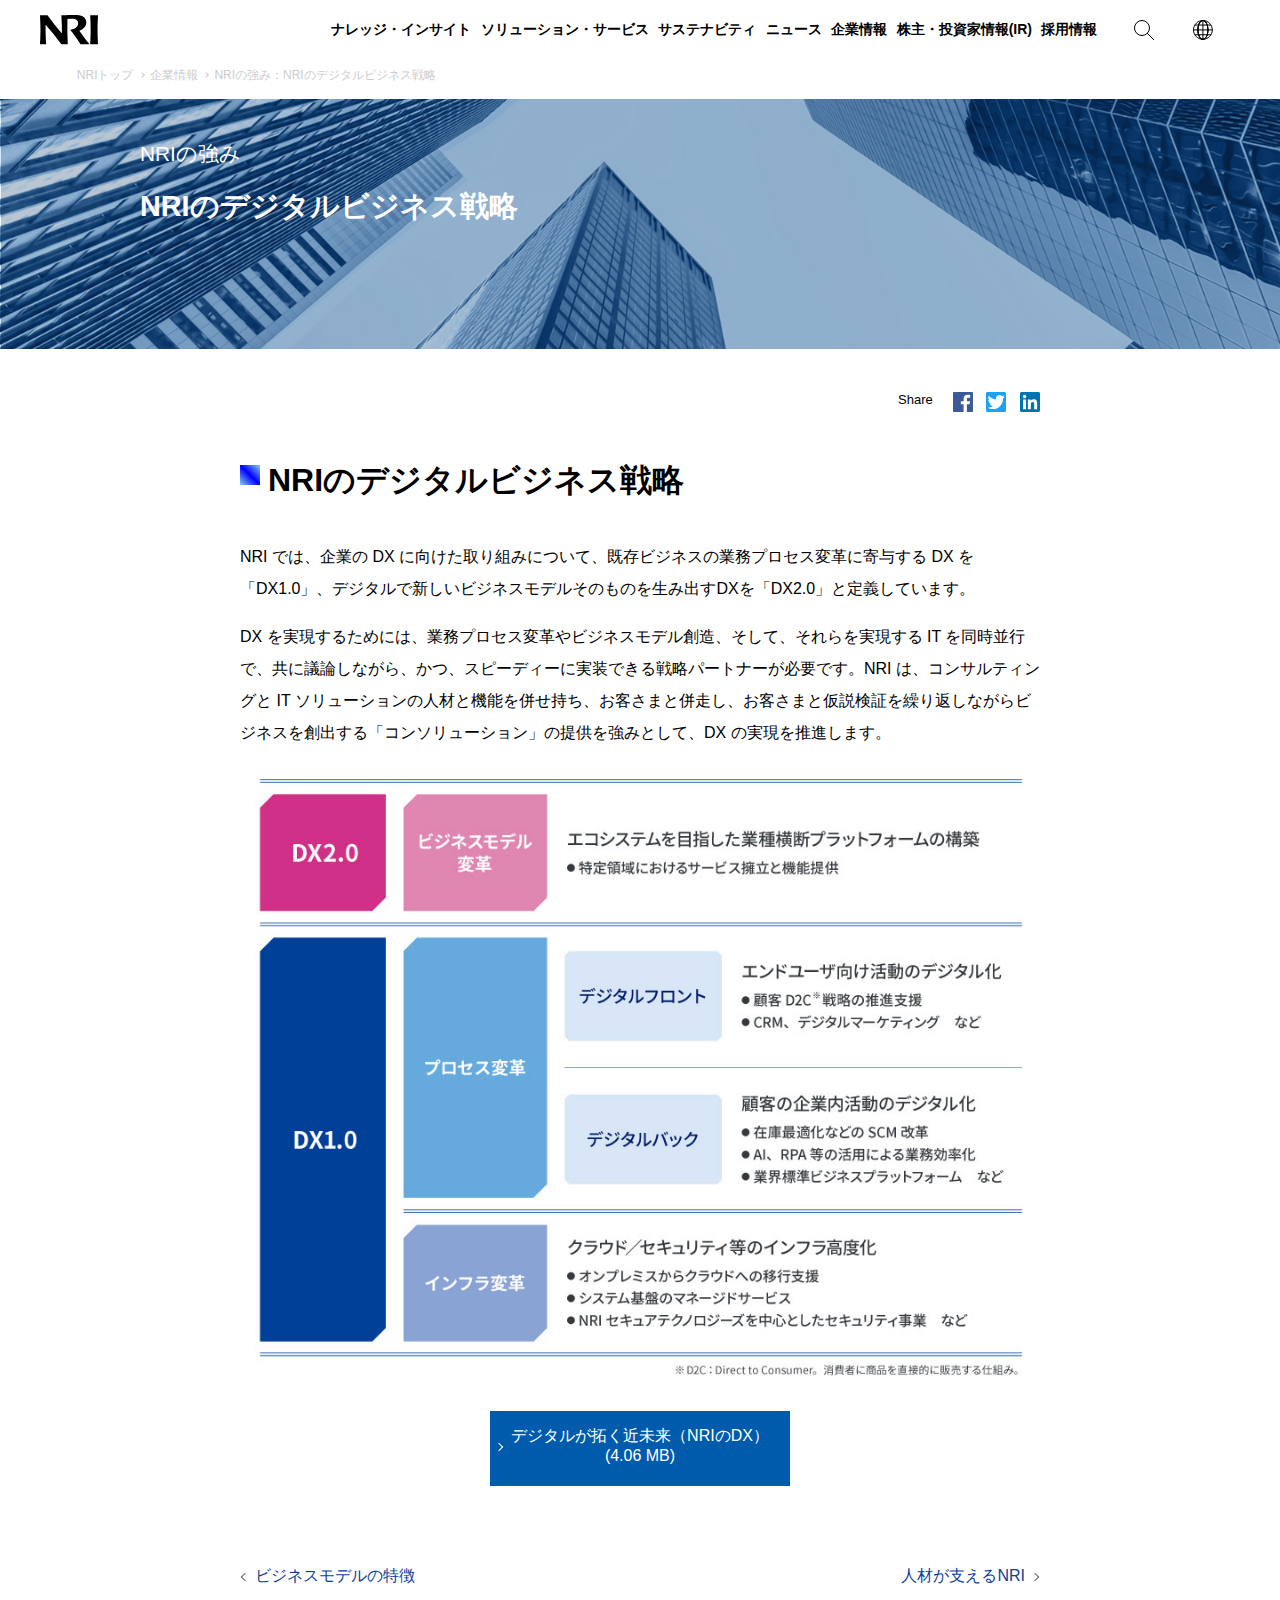
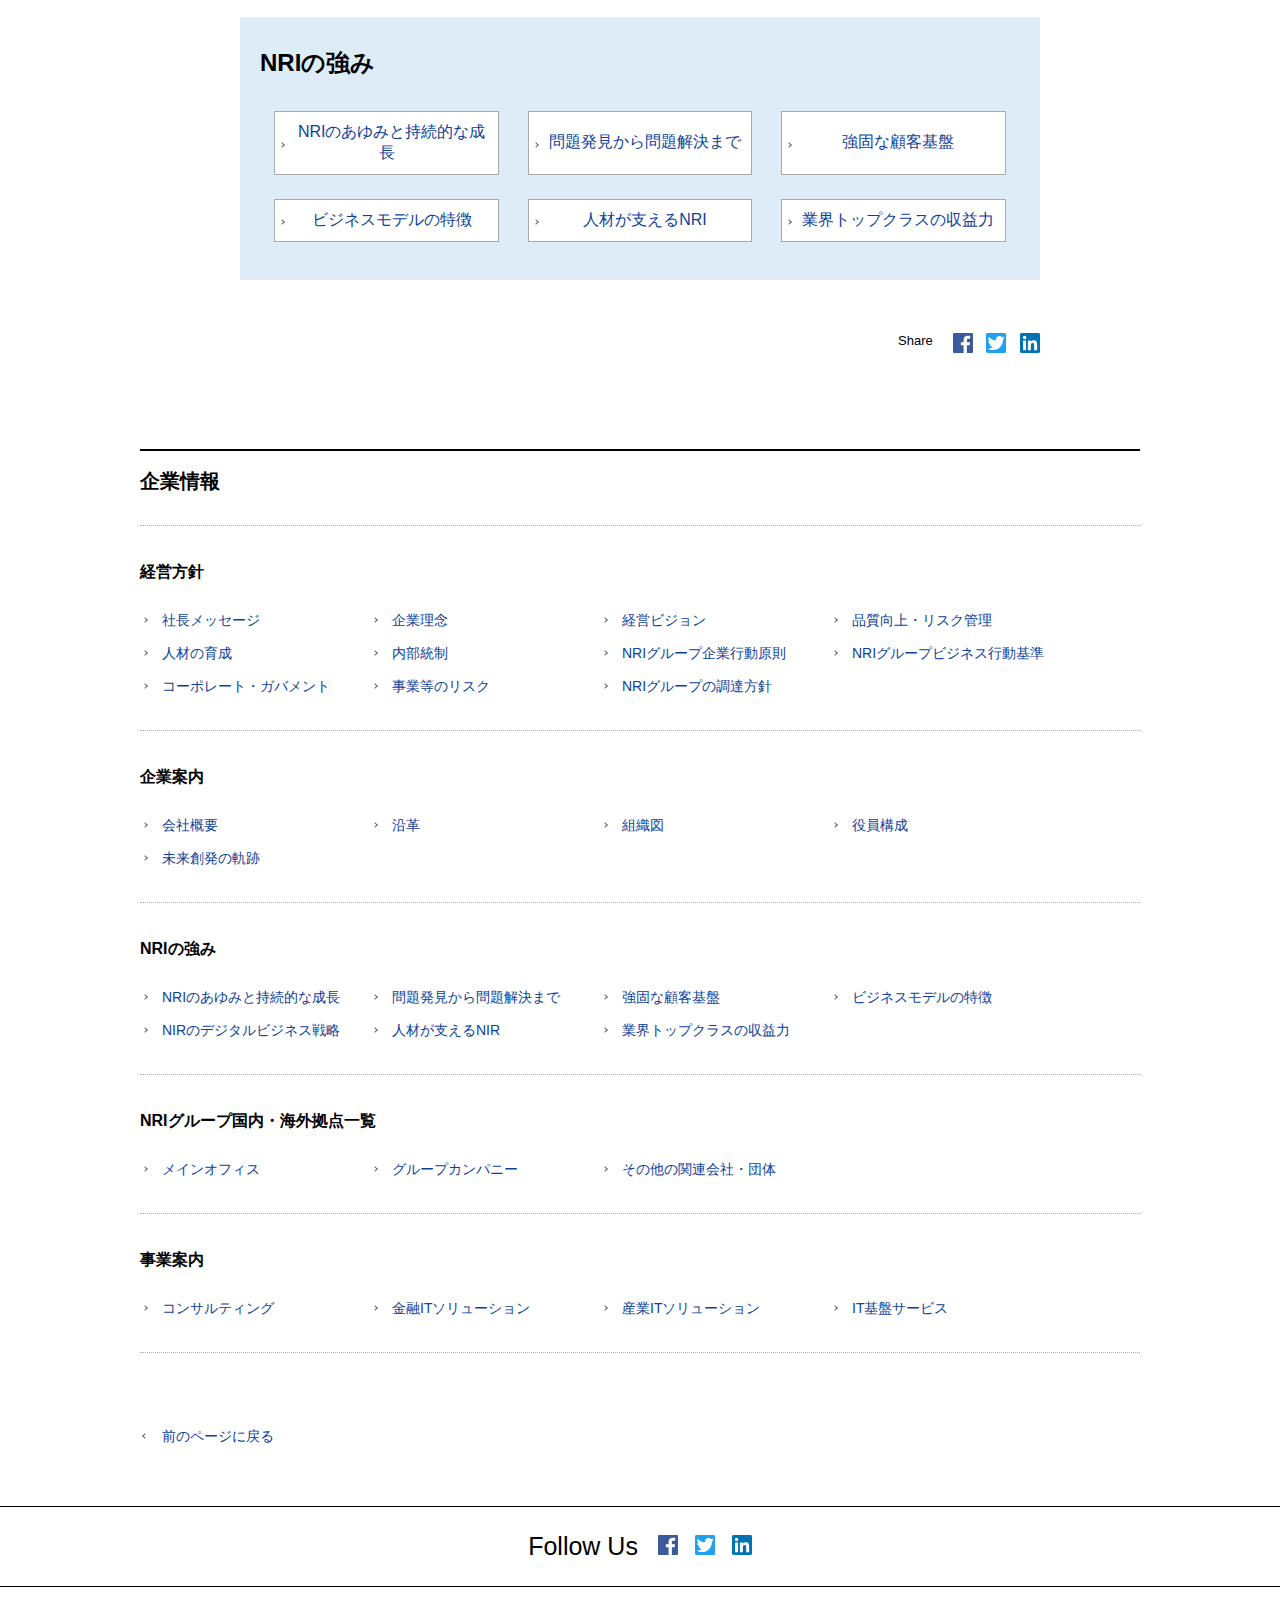
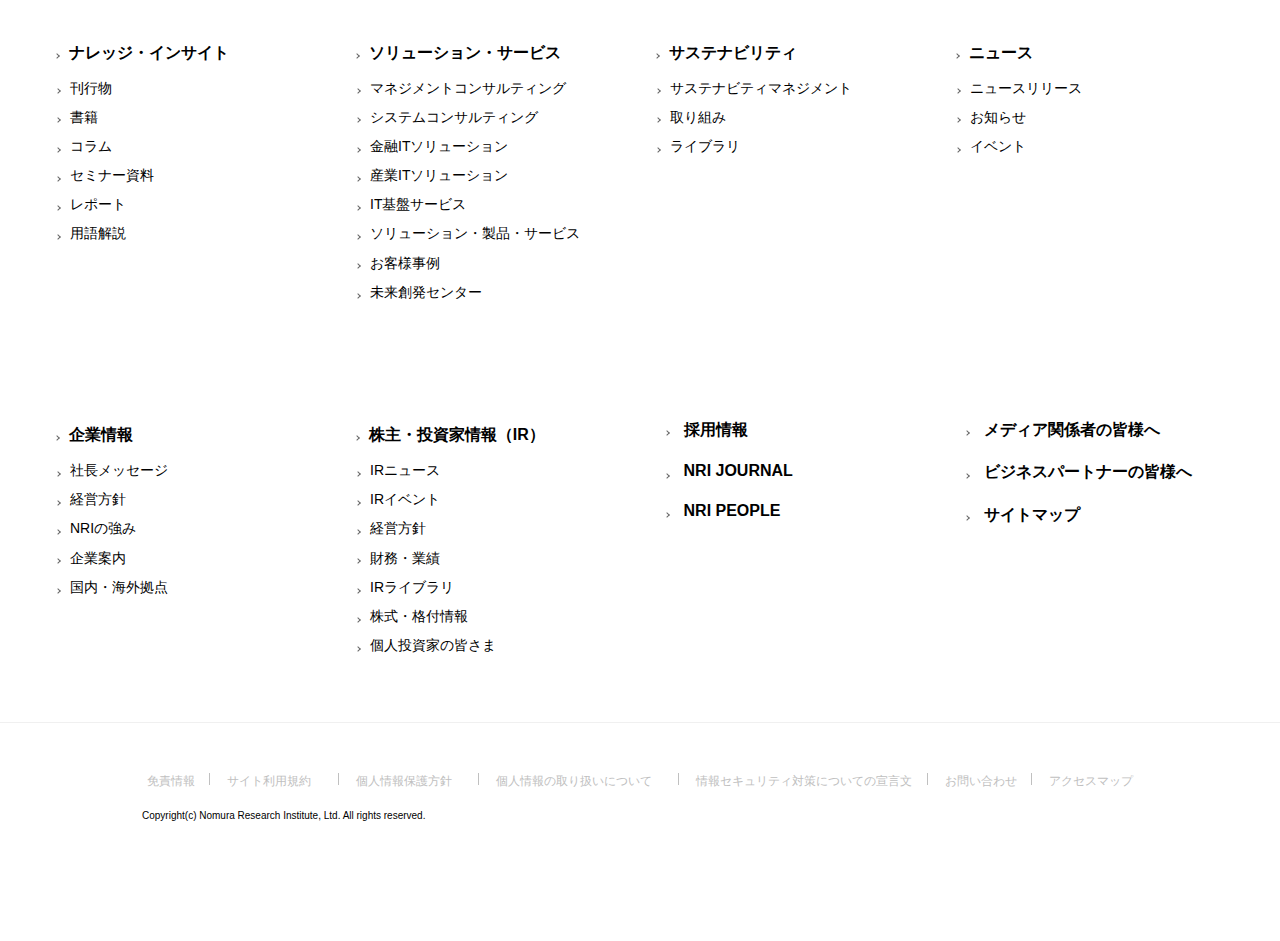
<file: html-nri1/index.html>
<!DOCTYPE html>
<html lang="ja" prefix="og: http://ogp.me/ns#">
<head>
	<title>NRIの強み：ビジネスモデルの特徴 | 企業情報 | 野村総合研究所(NRI)</title>
	<meta charset="utf-8">
	<meta name="description" content="NRI は、コンサルティングと IT ソリューションの人材と機能を併せ持ち、お客さまと併走し、お客さまと仮説検証を繰り返しながらビジネスを創出する「コンソリューション」の提供を強みとして、DX の実現を推進します。">
	<meta name="keywords" content="システム,NRI,野村総合研究所,未来創発,金融システム,システム,マーケティング,コンサルティング,アウトソーシング,DX2.0,DX1.0,エコシステム">
	<!--SNS Share-->
	<meta property="og:url" content="https://www.nri.com/jp/company/whats/story06">
	<meta property="og:title" content="NRIの強み：ビジネスモデルの特徴 | 企業情報 | 野村総合研究所(NRI)">
	<meta property="og:type" content="website">
	<meta property="og:description" content="NRI は、コンサルティングと IT ソリューションの人材と機能を併せ持ち、お客さまと併走し、お客さまと仮説検証を繰り返しながらビジネスを創出する「コンソリューション」の提供を強みとして、DX の実現を推進します。">
	<meta property="og:site_name" content="NRIの強み：ビジネスモデルの特徴 | 企業情報 | 野村総合研究所(NRI)">
	<meta property="og:image" content="https://raw.githubusercontent.com/Ryoya-T/html-nri-Ryoya/3b39ff722e0fa5f00fc0a5073fd66459d1c0c304/html-nri1/img/story06_img_01.jpg">
	<link rel="stylesheet" href="style.css">
</head>
<body>
	<!--Header-->
	<header>
		<nav class="header-manu">
			<a href="#" id="head-manu-top"><img src="img/top-nri.svg" alt="NRI top icon"></a>
			<ul class="dis-c">
				<li>ナレッジ・インサイト</li>
				<li>ソリューション・サービス</li>
				<li>サステナビティ</li>
				<li>ニュース</li>
				<li>企業情報</li>
				<li>株主・投資家情報(IR)</li>
				<li>採用情報</li>
			</ul>
			<ul class="dis-e">
				<li><a href="#"><img src="img/glass.svg" alt="serach"></a></li>
				<li><a href="#"><img src="img/earth.svg" alt="lang"></a></li>
			</ul>
		</nav>
		<!--Head Contents-->
		<nav class="head-contents">
			<ul>
				<li><a href="#">NRIトップ</a></li>
				<li class="b-y"><a href="#">企業情報</a></li>
				<li class="b-y">NRIの強み：NRIのデジタルビジネス戦略</li>
			</ul>
		</nav>
	</header>
	<section>
		<div class="head-img">
		<!--h1_whats_2.jpgを背景指定-->
			<div class="head-img-w">
				<h2>NRIの強み</h2>
				<h1>NRIのデジタルビジネス戦略</h1>
			</div>
		</div>
	</section>
	<!--Head Share-->
	<div class="share" id="top-share">
		<p>Share</p>
		<ul>
			<li><a href="#"><img src="img/icon-facebook.svg" alt="facebook icon"></a></li>
			<li><a href="#"><img src="img/icon-twitter.svg" alt="twitter icon"></a></li>
			<li><a href="#"><img src="img/icon-linkedin.svg" alt="linkedin icon"></a></li>
		</ul>
	</div>
	<!--Center Contents-->
	<main>
	<!--About-->
		<article>
			<div class="title">
				<div class="block-icon">
				</div>
				<h1>NRIのデジタルビジネス戦略</h1>
			</div>
			<p>NRI では、企業の DX に向けた取り組みについて、既存ビジネスの業務プロセス変革に寄与する DX を「DX1.0」、デジタルで新しいビジネスモデルそのものを生み出すDXを「DX2.0」と定義しています。</p>
			<p>DX を実現するためには、業務プロセス変革やビジネスモデル創造、そして、それらを実現する IT を同時並行で、共に議論しながら、かつ、スピーディーに実装できる戦略パートナーが必要です。NRI は、コンサルティングと IT ソリューションの人材と機能を併せ持ち、お客さまと併走し、お客さまと仮説検証を繰り返しながらビジネスを創出する「コンソリューション」の提供を強みとして、DX の実現を推進します。</p>
		</article>
		<!--About Img-->
		<div class="about-img">
			<img src="img/story06_img_01.jpg" alt="DX2.0 ビジネスモデル変革 DX1.0 プロセス変革 インフラ変革">
		</div>
		<!--About Add-->
		<div>
			<a href="#" class="block-text">
			<p>デジタルが拓く近未来（NRIのDX）<br>
			(4.06 MB)</p>
			</a>
			<ul class="line-link">
				<li id="link-right"><a href="#">ビジネスモデルの特徴</a></li>
				<li id="link-left"><a href="#">人材が支えるNRI</a></li>
			</ul>
		</div>
		<!--Center Menu-->
		<section class="box-link">
			<h2>NRIの強み</h2>
			<ul>
				<li><a href="#">NRIのあゆみと持続的な成長</a></li>
				<li><a href="#"><span>問題発見から問題解決まで</span></a></li>
				<li><a href="#">強固な顧客基盤</a></li>
				<li><a href="#">ビジネスモデルの特徴</a></li>
				<li><a href="#">人材が支えるNRI</a></li>
				<li><a href="#">業界トップクラスの収益力</a></li>
			</ul>
		</section>
		<!--Center Share-->
		<div class="share" id="center-share">
			<p>Share</p>
			<ul>
				<li><a href="#"><img src="img/icon-facebook.svg" alt="facebook icon"></a></li>
				<li><a href="#"><img src="img/icon-twitter.svg" alt="twitter icon"></a></li>
				<li><a href="#"><img src="img/icon-linkedin.svg" alt="linkedin icon"></a></li>
			</ul>
		</div>
	</main>
	<!--Middle List-->
	<section class="middle-list">
		<h2 id="middle-list-top">企業情報</h2>
			<div>
				<p>経営方針</p>
				<ul class="list-set">
					<li><a href="#">社長メッセージ</a></li>
					<li><a href="#">企業理念</a></li>
					<li><a href="#">経営ビジョン</a></li>
					<li><a href="#">品質向上・リスク管理</a></li>
					<li><a href="#">人材の育成</a></li>
					<li><a href="#">内部統制</a></li>
					<li><a href="#">NRIグループ企業行動原則</a></li>
					<li><a href="#">NRIグループビジネス行動基準</a></li>
					<li><a href="#">コーポレート・ガバメント</a></li>
					<li><a href="#">事業等のリスク</a></li>
					<li><a href="#">NRIグループの調達方針</a></li>
				</ul>
			</div>
			<div>
				<p>企業案内</p>
				<ul class="list-set">
					<li><a href="#">会社概要</a></li>
					<li><a href="#">沿革</a></li>
					<li><a href="#">組織図</a></li>
					<li><a href="#">役員構成</a></li>
					<li><a href="#">未来創発の軌跡</a></li>
				</ul>
			</div>
			<div>
				<p>NRIの強み</p>
				<ul class="list-set">
					<li><a href="#">NRIのあゆみと持続的な成長</a></li>
					<li><a href="#">問題発見から問題解決まで</a></li>
					<li><a href="#">強固な顧客基盤</a></li>
					<li><a href="#">ビジネスモデルの特徴</a></li>
					<li><a href="#">NIRのデジタルビジネス戦略</a></li>
					<li><a href="#">人材が支えるNIR</a></li>
					<li><a href="#">業界トップクラスの収益力</a></li>
				</ul>
			</div>
			<div>
				<p>NRIグループ国内・海外拠点一覧</p>
				<ul class="list-set">
					<li><a href="#">メインオフィス</a></li>
					<li><a href="#">グループカンパニー</a></li>
					<li><a href="#">その他の関連会社・団体</a></li>
				</ul>
			</div>
		 	<div>
		 		<p>事業案内</p>
		 		<ul class="list-set">
		 			<li><a href="#">コンサルティング</a></li>
		 			<li><a href="#">金融ITソリューション</a></li>
		 			<li><a href="#">産業ITソリューション</a></li>
		 			<li><a href="#">IT基盤サービス</a></li>
		 		</ul>
		 	</div>
		 	<div>
		 		<ul class="list-set" id="move-point">
		 			<li><a href="#">前のページに戻る</a></li>
		 		</ul>
		 	</div>
	 </section>
	 <!--Bottom Share-->
	 <div class="share" id="follow-us">
	 	<p>Follow Us</p>
		<ul>
			<li><a href="#"><img src="img/icon-facebook.svg" alt="facebook icon"></a></li>
			<li><a href="#"><img src="img/icon-twitter.svg" alt="twitter icon"></a></li>
			<li><a href="#"><img src="img/icon-linkedin.svg" alt="linkedin icon"></a></li>
		</ul>
	</div>
	<!--Footer-->
	 <footer>
		<!--Bottom Menu-->
		<div class="bottom-menu">
			 <div class="footer-flex">
			 	<div class="block-list">
			 		<p><a href="#">ナレッジ・インサイト</a></p>
			 		<ul>
			 			<li><a href="#">刊行物</a></li>
			 			<li><a href="#">書籍</a></li>
			 			<li><a href="#">コラム</a></li>	
			 			<li><a href="#">セミナー資料</a></li>
			 			<li><a href="#">レポート</a></li>
			 			<li><a href="#">用語解説</a></li>
		 			</ul>
			 	</div>
			 	<div class="block-list">
			 		<p><a href="#">ソリューション・サービス</a></p>
		 			<ul>
			 			<li><a href="#">マネジメントコンサルティング</a></li>
				 		<li><a href="#">システムコンサルティング</a></li>
			 			<li><a href="#">金融ITソリューション</a></li>
			 			<li><a href="#">産業ITソリューション</a></li>
				 		<li><a href="#">IT基盤サービス</a></li>
				 		<li><a href="#">ソリューション・製品・サービス</a></li>
			 			<li><a href="#">お客様事例</a></li>
			 			<li><a href="#">未来創発センター</a></li>
				 	</ul>
			 	</div>
			 	<div class="block-list">
		 			<p><a href="#">サステナビリティ</a></p>
		 			<ul>
				 		<li><a href="#">サステナビティマネジメント</a></li>
				 		<li><a href="#">取り組み</a></li>
				 		<li><a href="#">ライブラリ</a></li>
				 	</ul>
		 		</div>
			 	<div class="block-list">
			 		<p><a href="#">ニュース</a></p>
			 		<ul>
			 			<li><a href="#">ニュースリリース</a></li>
		 				<li><a href="#">お知らせ</a></li>
		 				<li><a href="#">イベント</a></li>
			 		</ul>
			 	</div>
			 	<div class="block-list">
		 			<p><a href="#">企業情報</a></p>
		 			<ul>
			 			<li><a href="#">社長メッセージ</a></li>
			 			<li><a href="#">経営方針</a></li>
				 		<li><a href="#">NRIの強み</a></li>
				 		<li><a href="#">企業案内</a></li>
				 		<li><a href="#">国内・海外拠点</a></li>
			 		</ul>
			 	</div>
			 	<div class="block-list">
			 		<p><a href="#">株主・投資家情報（IR）</a></p>
		 			<ul>
		 				<li><a href="#">IRニュース</a></li>
		 				<li><a href="#">IRイベント</a></li>
				 		<li><a href="#">経営方針</a></li>
				 		<li><a href="#">財務・業績</a></li>
				 		<li><a href="#">IRライブラリ</a></li>
				 		<li><a href="#">株式・格付情報</a></li>
			 			<li><a href="#">個人投資家の皆さま</a></li>
				 	</ul>
			 	</div>
			 	<div class="block-list" id="font-weight-1">
		 			<p><a href="#">採用情報</a></p>
			 		<p><a href="#">NRI JOURNAL</a></p>
				 	<p><a href="#">NRI PEOPLE</a></p>
		 		</div>
			 	<div class="block-list" id="font-weight-2">
			 		<p><a href="#">メディア関係者の皆様へ</a></p>
			 		<p><a href="#">ビジネスパートナーの皆様へ</a></p>
				 	<p><a href="#">サイトマップ</a></p>
			 	</div>
			</div>
		</div>	
		<!--End Menu-->
		<ul class="end-menu">
		 	<li class="b-b"><a href="#">免責情報</a></li> 
			<li><a href="#" class="b-d">サイト利用規約　</a></li>
		 	<li><a href="#" class="b-d">個人情報保護方針　</a></li>
		 	<li><a href="#" class="b-d">個人情報の取り扱いについて　</a></li>
		 	<li><a href="#" class="b-d">情報セキュリティ対策についての宣言文</a></li>
		 	<li><a href="#" class="b-d">お問い合わせ</a></li>
		 	<li><a href="#" class="b-d">アクセスマップ</a></li>
		</ul>
		<!---Government Marc-->
		<p class="government-marc">Copyright(c) Nomura Research Institute, Ltd. All rights reserved.</p>
	 </footer>
</body>
</html>
</file>
<file: html-nri1/style.css>
@charset "utf-8";

/*All*/
body{
	padding: 0%;
	margin: 0%;
	margin-bottom: 120px;
	font-family: "Helvetica Neue",
    Arial,
    "Hiragino Kaku Gothic ProN",
    "Hiragino Sans",
    Meiryo,
    sans-serif;
}
a{
	text-decoration: none;
	color: #0c419a;
}
a:hover{
	text-decoration: underline;
}
a:visited{
	color: #0c419a;
}
/*Header*/
.header-manu{
	display: inline-block;
	position: fixed;
	top: 0%;
	width: 100%;
	height: 60px;
	background-color: #ffffff;
	z-index: 1;
	align-items: center;
}
#head-manu-top{
	display: inline-block;
	width: 58px;
	height: 40px;
	margin: 10px 40px; 
	vertical-align: middle;
}
.dis-c{
	display: inline-block;
	width: 75%;
	height: 30px;
	text-align: right;
	padding: 0px;
	margin: 10px 0%;
	padding: 10px 0px;
	vertical-align: middle;
}
.dis-c li{
	display: inline-block;
	list-style: none;
	font-size: 14px;
	font-weight: bold;
	margin-right: 5px;
}
.dis-e{
	display: inline-block;
	width: 10%;
	height: 30px;
	text-align: left;
	margin: 10px;
	padding: 10px 0px;
	vertical-align: middle;
}
.dis-e li{
	display: inline-block;
	list-style: none;
	margin-left: 17px;
	margin-top: 18;
	padding-right: 18px;
}
@media (max-width: 1180px){
	.dis-c{
		display:none;
	}
	.dis-e{
		display: inline-block;
		text-align: right;
		width: 75%;
		margin: 10px;
		padding: 10px 0px;
		vertical-align: middle;
	}
}
@media (max-width: 850px){
	.dis-c{
		display: none;
	}
	.dis-e{
		display: inline-block;
		text-align: right;
		width: 75%;
		margin: 10px;
		padding: 10px 0px;
		vertical-align: middle;
	}
}
/*Head Contents*/
.head-contents ul{
	display: inline-block;
	margin: 65px 2% 15px 6%;
	width: 1200px;
	padding: 0px;
}
.head-contents a{
	color: #CCCCCC;
}
.head-contents li{
	display: inline-block;
	text-align: left;
	list-style: none;
	font-size: 12px;
	color: #CCCCCC;
}
.head-contents a:hover{
	text-decoration: none;
}
.b-y:before{
	display: inline-block;
  	content: '';
  	width: 3px;
  	height: 3px;
  	border-right: 1px solid #CCCCCC;
 	border-bottom: 1px solid #CCCCCC;
  	transform: rotate(-45deg);
  	margin: 6px 6px 2px 2px;
}
.head-img{
	display: block;
	background-image: url(img/h1_whats_2.jpg);
	background-size: cover;
	background-position: center;
	width:100%;
	height: 250px;
}
.head-img-w{
	max-width: 1000px;
	margin: auto;
}
.head-img h2{
	font-size: 1.3rem;
	font-weight: 400;
	color: #ffffff;
	line-height: 1.4;
	margin: 0px;
	padding-top: 40px;
}
.head-img h1{
	font-size: 1.8rem;
	font-weight: 700;
	color: #ffffff;
}
@media (max-width: 776px){
	.head-img h2{
		display: none;
	}
	.head-img h1{
		font-size: 1.3rem;
		font-weight: 500;
	}
}
/*Head Share , Center Share . Bottom Share*/
.share{
	text-align: right;
	display: flex;
	justify-content: flex-end;
	font-size: 13px;
}
.share ul{
	padding-left: 10px;
}
.share li{
	display: inline;
	padding-left: 10px;
}
.share img{
	width: 20px;
	height: 20px;
}
#top-share{
	width: 800px;
	margin: 30px auto 10px auto;
}
#center-share{
	margin-top: 40px;
}
#follow-us{
	justify-content: center;
	border-color: #ffffcc;
	break-inside: 0.8px;
	border-top: solid;
	border-bottom: solid;
	border-width: thin;
	font-size: 25px;
}
/*Center Contents*/
main{
	display: block;
	width: 800px;
	margin: 0% auto 80px auto; 
}
@media (max-width: 800px){
	main{
		width: auto;
	}
	article{
		margin: 0px 10px;
	}
	#top-share{
		width: auto;
		margin-right: 10px
	}
}
article p{
	line-height: 2em;
}
/*About*/
.title{
	display: flex;
	flex-wrap: wrap;
}
.block-icon{
	margin: 1.7em 0.5em 1.7em 0%;
	padding: 0%;
	width: 20px;
	height: 20px;
	background: linear-gradient(45deg, skyblue,blue,skyblue) 
}
.title h1{
	width: auto;
}
/*About Img*/
.about-img img{
	width: 100%;
	margin: 0% auto 0% auto;
}
/*About Add*/
.block-text{
	display: block;
	text-align: center;
	width: 300px;
	height: 75px;
	margin: 20px auto 80px auto;
	background-color: #005bac;
}
.block-text:hover {
	opacity: 0.7;
}
.block-text p{
	position: relative;
	color: white;
	font-size: 16px;
	padding-top:15px;
}
.block-text p::before{
	display: block;
  	content: '';
  	position: absolute;
  	top: 32.5px;
  	left: 6px;
  	width: 5px;
  	height: 5px;
  	border-right: 1px solid #fff;
 	border-bottom: 1px solid #fff;
  	transform: rotate(-45deg);
}
.line-link{
	display: flex;
	flex-flow: row;
	justify-content: space-between;
	list-style: none;
	padding: 0%;
	width: 100%;
	margin-bottom: 30px;
}
#link-right{
 	position: relative;
 	padding-left: 15px;
}
#link-right::before{
	display: block;
  	content: '';
  	position: absolute;
  	top: 0.5rem;
  	left: 2px;
  	width: 5px;
  	height: 5px;
  	border-right: 1px solid #666;
 	border-bottom: 1px solid #666;
  	transform: rotate(135deg);
}
#link-left{
 	position: relative;
 	padding-right: 15px;
}
#link-left::after{
	display: block;
  	content: '';
  	position: absolute;
  	top: 0.5rem;
  	right: 2px;
  	width: 5px;
  	height: 5px;
  	border-right: 1px solid #666;
 	border-bottom: 1px solid #666;
  	transform: rotate(-45deg);
}
/*Center Menu*/
.box-link{
	background-color: #deecf8;
	width: 760px;
	padding:10px 20px 10px 20px;
}
.box-link p{
	font-size: 18px;
}
.box-link ul{
	display: flex;
	flex-wrap: wrap;
	justify-content: space-around;
	text-align: center;
	padding: 0%;
}
.box-link li{
	display: flex;
	list-style: none;
	width: 28%;
	margin: 12px 10px 12px 10px;
	padding: 5px;
	background-color: #ffffff;
	position: relative;
	justify-content: center;
	align-items: center;
	border: solid;
	border-width: thin;
	border-color: #A9A9A9;
}
.box-link a{
	display: flex;
	word-wrap: break-word;
	align-items: center;
	height: 100%;
	text-indent: 10px;
	padding: 5px;
}
.box-link li::before{
	display: flex;
	position: absolute;
  	content: '';
  	top: 50%;
  	left: 5px;
	width: 3px;
	height: 3px;
	border-right: 1px solid #666;
	border-bottom: 1px solid #666;
	transform: rotate(-45deg);
}
.box-link li:hover{
	background-color: #DDDDDD;
	opacity: 0.7;
	text-decoration: none;
}
@media(max-width: 800px){
	.box-link li{
		width: 95%;
		margin: 5px 10px;
	}
}
/*Middle List*/
.middle-list{
	display: block;
	width: 1000px;
	margin: 0% auto 0% auto;
	border-top: solid;
	border-width: 2px;
	border-top-width: 100%;
}
.middle-list div{
	border-top: dotted; 
	border-width: thin;
	border-color:#A9A9A9;
	font-size: 14px;
	padding: 20px 0px 20px 0px;
}
#middle-list-top{
	font-size: 20px;
	font-weight: 600;
	margin-bottom: 30px;
}
.middle-list p{
	font-size: 16px;
	font-weight: 600;
	margin-bottom: 0%;
}
.middle-list li {
 	position: relative;
 	list-style: none;
 	padding-left: 0%;
}
.middle-list li::before {
 	display: inline-block;
 	content: ' ';
 	width: 3px;
 	height: 3px;
 	border-right: 1px solid #666;
 	border-bottom: 1px solid #666;
 	transform: rotate(-45deg);
 	margin: 5px 5px 3px 3px;
}
#move-point{
	display: block;
	width: 1000px;
	margin: 40px auto 40px auto;
	font-size: 14px;
}
#move-point li::before{
	display: inline-block;
  	content: ' ';
  	width: 3px;
  	height: 3px;
  	border-right: 1px solid #666;
  	border-bottom: 1px solid #666;
  	transform: rotate(135deg);
}
.list-set{
	display: inline-flex;
	flex-wrap: wrap;
	justify-content: flex-start;
	padding-left: 0px;
}
.list-set li{
	width: 230px;
	padding-top: 15px;
}
.list-set a{
	padding-left: 10px;
}
@media (max-width: 768px){
	.list-set{
		display: block;
		width: 100%;
	}
}
.bottom-menu{
	border-bottom: solid;
	border-width: thin;
	border-color: #f0f0f0;
	margin-bottom: 50px;
}
.bottom-menu a:hover{
	text-decoration: underline;
}
/*Footer , Bottom Menu*/
.footer-flex{
	display: flex;
	flex-wrap: wrap;
	justify-content: space-around;
	max-width: 1200px;
	width: auto;
}
.footer-flex a{
	text-decoration: none;
	color: black;
}
.footer-flex p{
	font-size: 16px;
	position: relative;
	text-decoration: none;
	text-indent: 0.3in;
}
.footer-flex p:before{
	display: block;
  	content: '';
  	position: absolute;
  	top: 0.4em;
  	left: 0.6em;
  	width: 3px;
  	height: 3px;
  	border-right: 1px solid #666;
 	border-bottom: 1px solid #666;
  	transform: rotate(-45deg);
}
.footer-flex ul{
	padding-left: 30px;
}
.footer-flex li{
	font-size: 14px;
  	position: relative;
 	list-style: none;
  	padding-bottom: 0.8em;
}
.footer-flex li::before{
 	display: block;
 	content: '';
 	position: absolute;
 	top: 0.7em;
 	left: -1em;
 	width: 3px;
 	height: 3px;
 	border-right: 1px solid #666;
 	border-bottom: 1px solid #666;
 	transform: rotate(-45deg);
}
.block-list p::before{
 	display: inline-block;
 	content: '';
 	width: 3px;
 	height: 3px;
 	border-right: 1px solid #666;
 	border-bottom: 1px solid #666;
 	transform: rotate(-45deg);
 	margin: 5px;
}
@media(min-width: 1200px){
	.footer-flex{
		margin: 0px auto;
	}
}
@media(max-width: 768px){
	.footer-flex{
		display: none;
	}
}
.block-list{
	display: block;
	width: 25%;
	height: auto;
	padding: 40px 0%;
}
.block-list p{
	font-weight: 600;
}
#font-weight-1{
	font-weight: 700;
}
#font-weight-1 p{
	display: inline-block;
	width: 100%;
	font-size: 16px;
	margin: 0.67em;
}
#font-weight-1 a{
	padding-left: 4px;
}
#font-weight-2{
	font-weight: 700;
}
#font-weight-2 p{
	display: inline-block;
	width: 100%;
	font-size: 16px;
	margin: 0.67em;
}
#font-weight-2 a{
	padding-left: 4px;
}
/*End Menu*/
.end-menu{
	display: flex;
	flex-wrap: wrap;
	justify-content: space-around;
	list-style: none;
	font-size: 12px;
	width: 1000px;
	margin: 0% auto 0% auto;
	padding: 0%;
}
.end-menu a{
	color: #c0c0c0;
}
.end-menu li{
	display: inline-block;
}
.b-d:before{
	display: inline-block;
  	content: '';
  	width: auto;
  	height: 12px;
  	border-right: 1px solid #c0c0c0;
  	margin: 0px 17px 0px 0px;
}
@media(max-width: 768px){
	.end-menu li{
		display: block;
		border-bottom: dotted;
		border-width: thin;
		border-color: #c0c0c0;
		width: 100%;
		padding: 10px;
	}
	.b-b{
		margin-top: 40px;
		border-top: dotted;
		border-width: thin;
		border-color: #c0c0c0;
	}
	.b-d:before{
		display: none;
	}
}
/*Government Marc*/
.government-marc{
	font-size: 10px;
	width: 1000px;
	margin: 20px auto 0% auto;
	text-indent: 2px;
}
</file>
